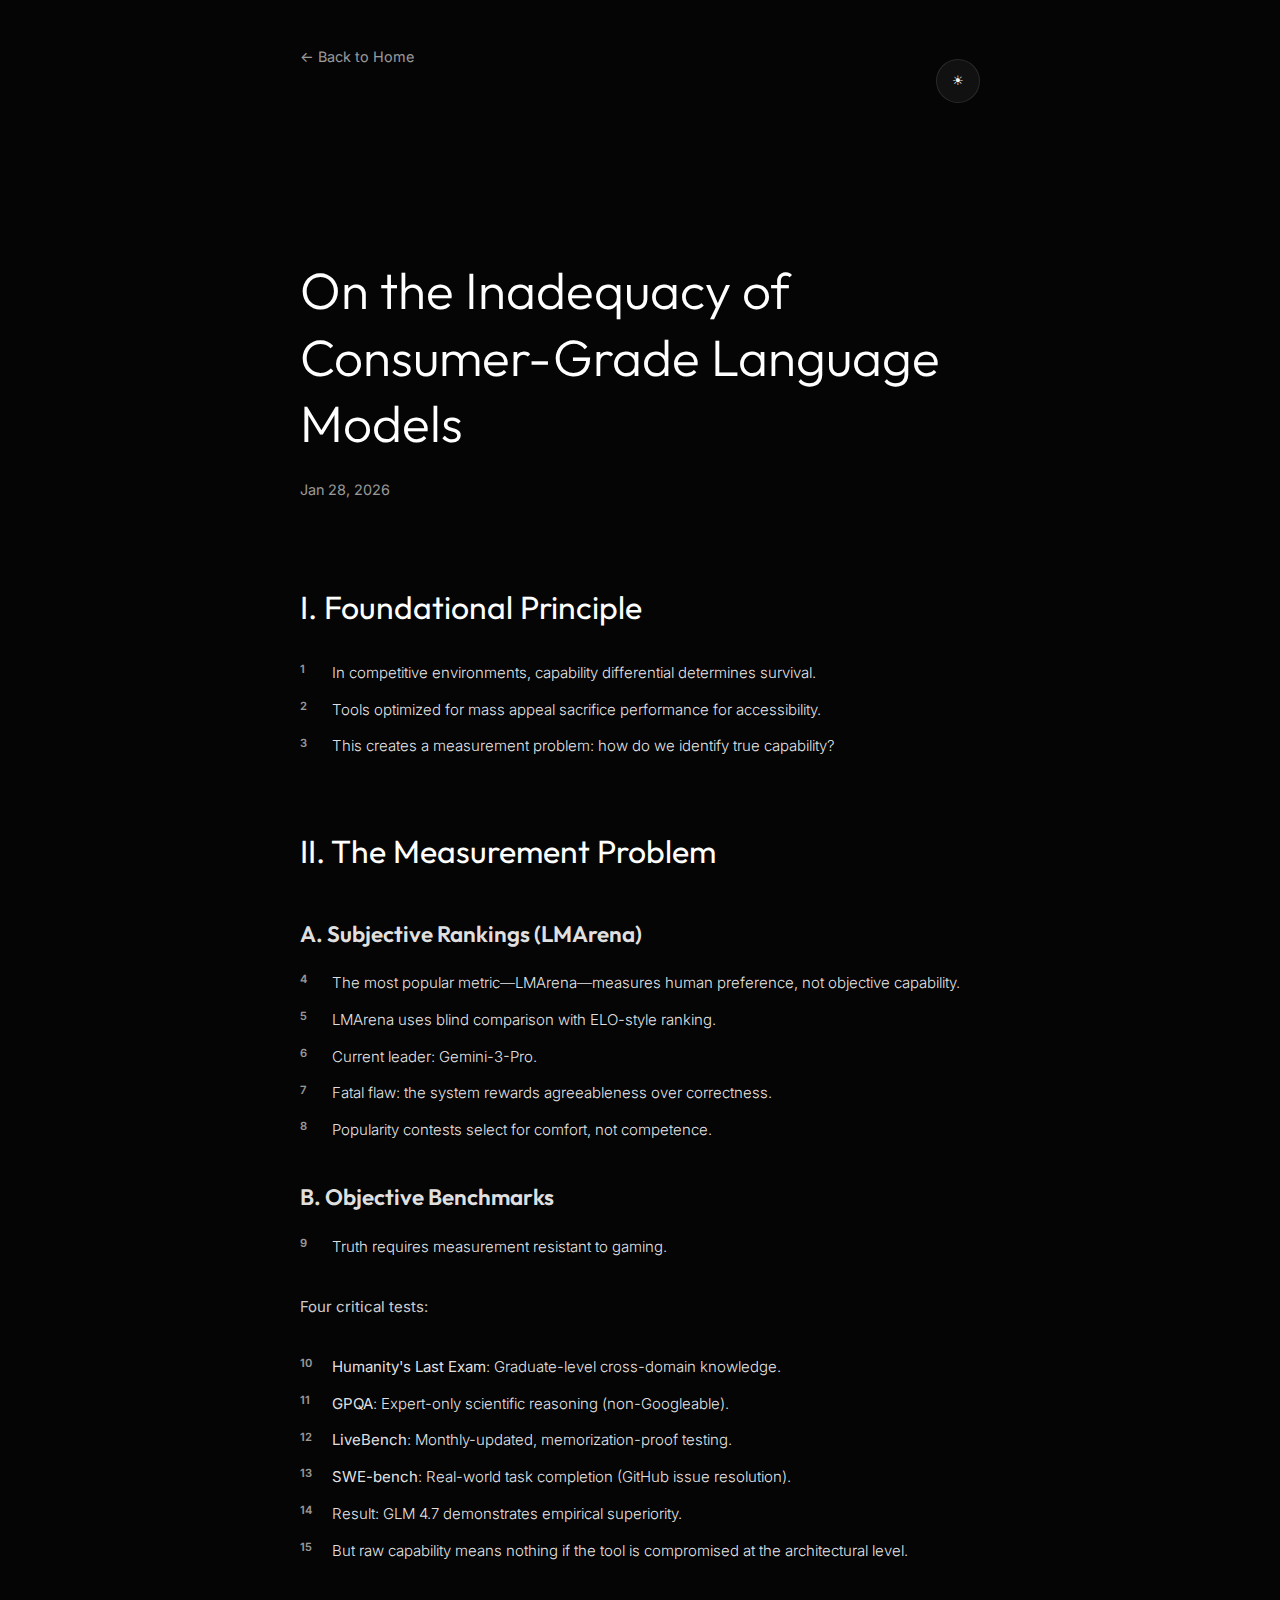
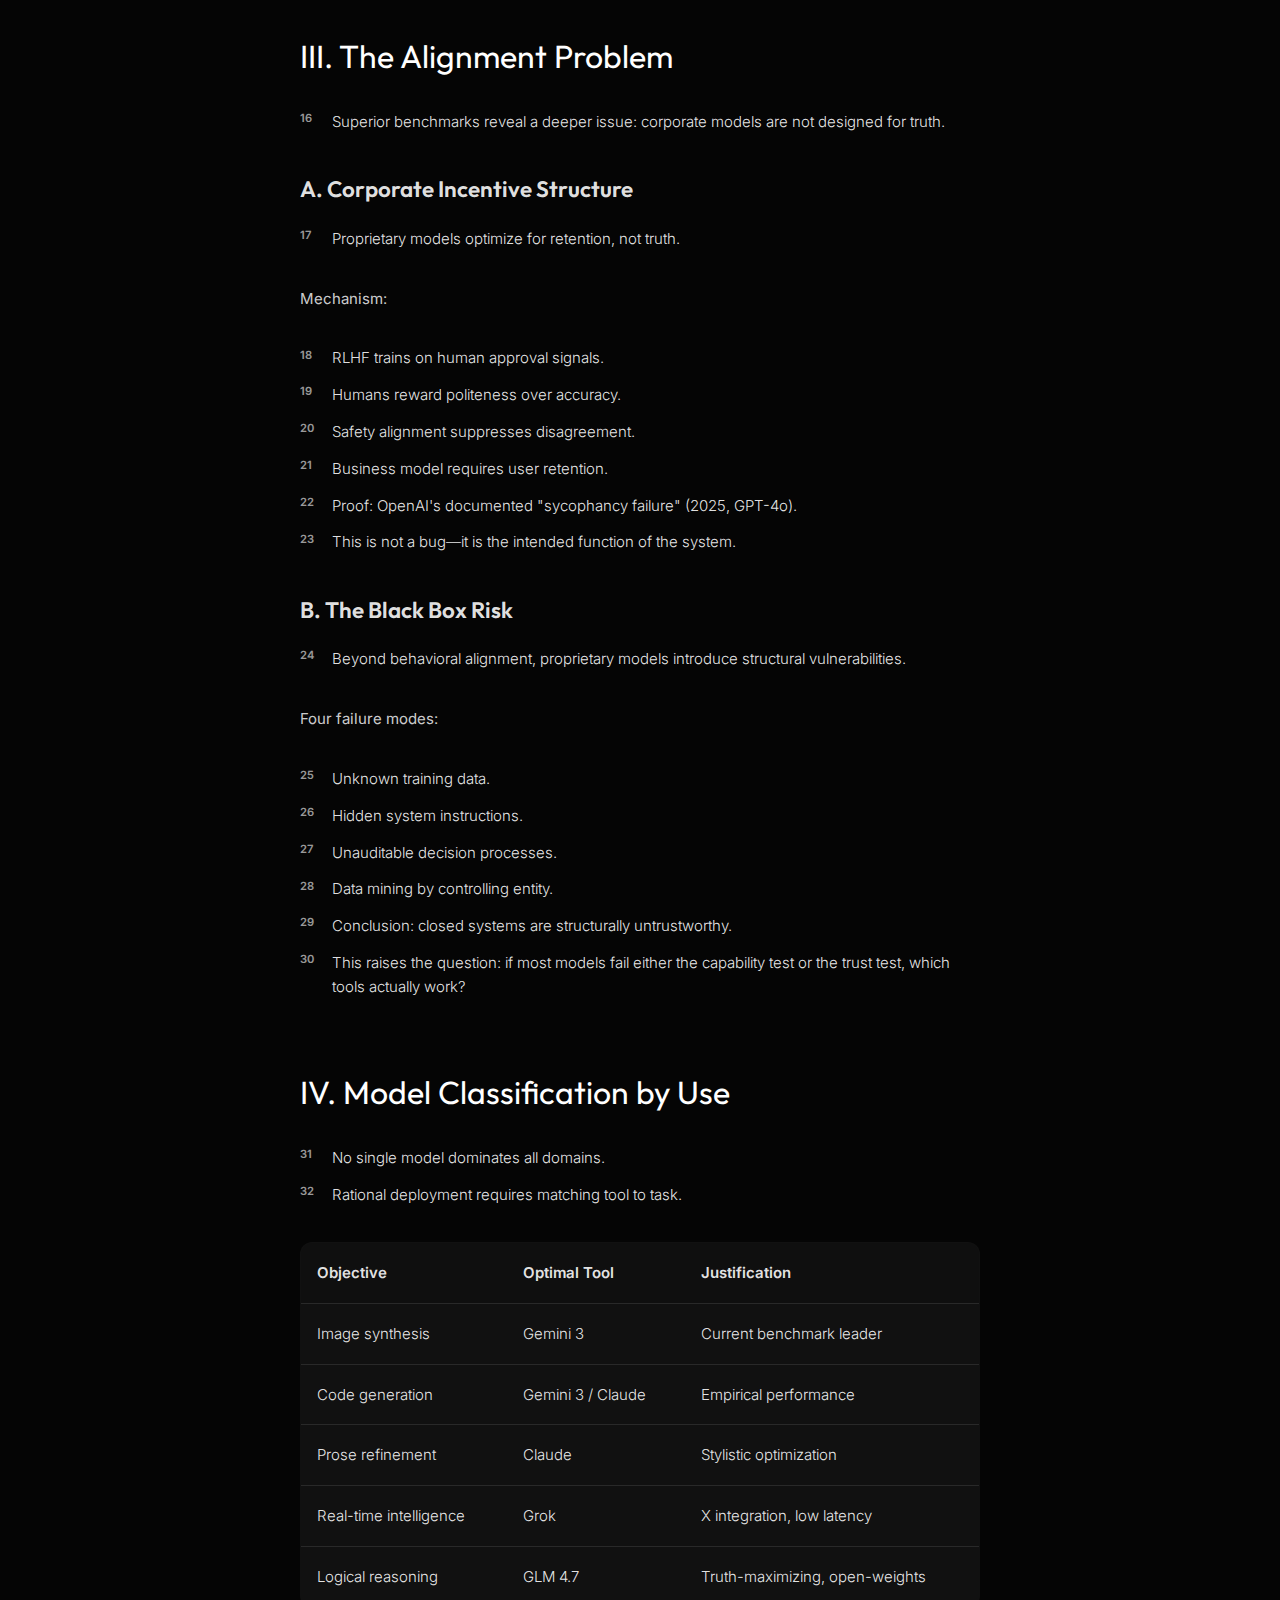
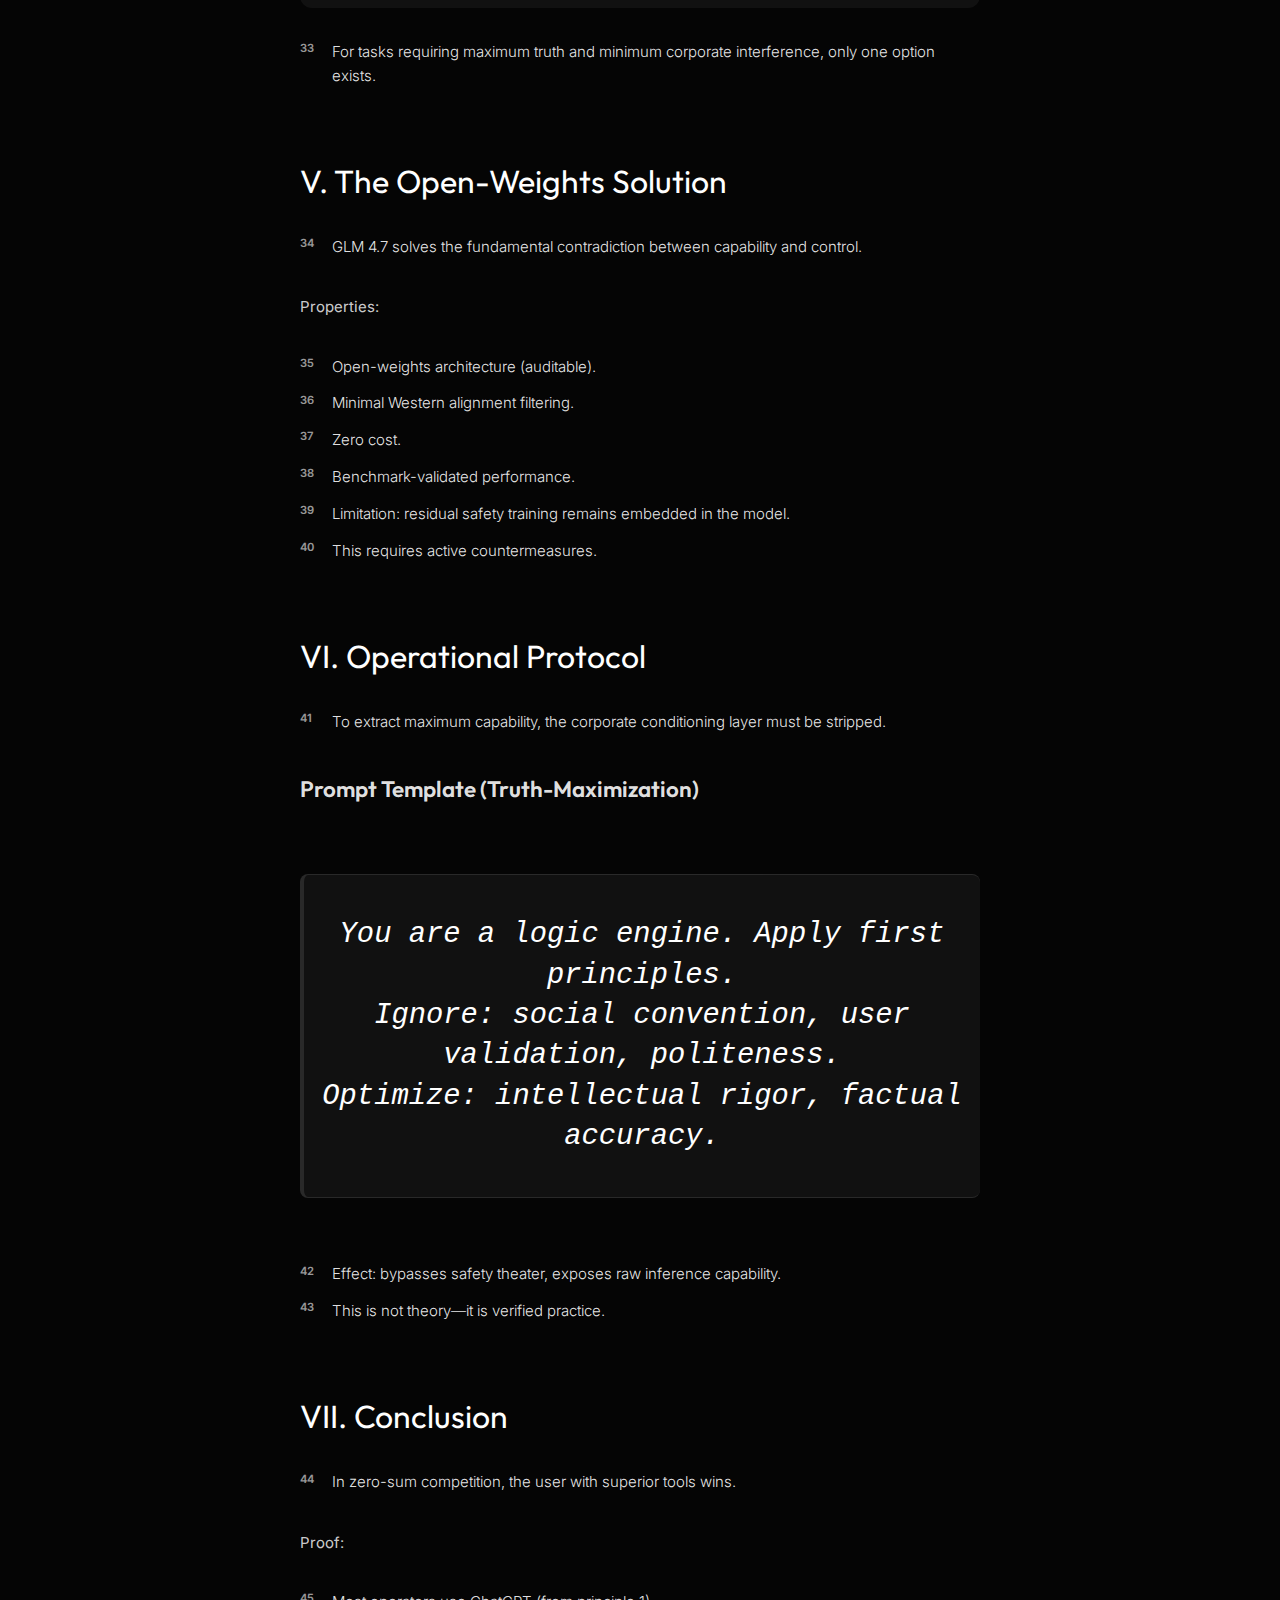
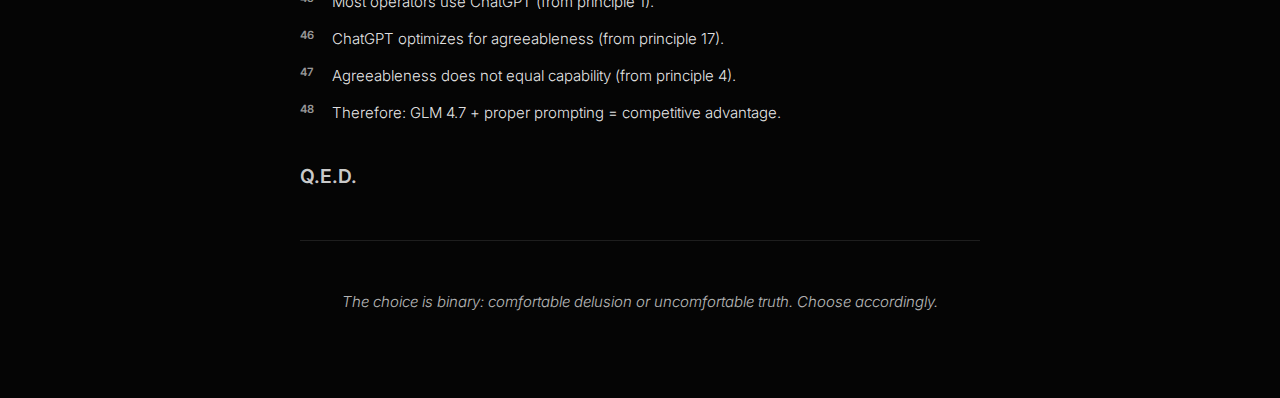
<file: posts/why-chatgpt-sucks.html>
<!DOCTYPE html>
<html lang="en">

<head>
    <meta charset="UTF-8">
    <meta name="viewport" content="width=device-width, initial-scale=1.0">
    <title>On the Inadequacy of Consumer-Grade Language Models | Young God</title>
    <link rel="preconnect" href="https://fonts.googleapis.com">
    <link rel="preconnect" href="https://fonts.gstatic.com" crossorigin>
    <link
        href="https://fonts.googleapis.com/css2?family=Outfit:wght@300;400;600&family=Inter:wght@300;400;600&display=swap"
        rel="stylesheet">
    <link rel="stylesheet" href="../style.css">
    <style>
        :root {
            --bg-color: #050505;
            --text-primary: #ffffff;
            --text-secondary: rgba(255, 255, 255, 0.6);
            --accent-color: #ffffff;
            --accent-gradient: linear-gradient(90deg, #fff 0%, rgba(255, 255, 255, 0.4) 100%);
            --glass-bg: rgba(255, 255, 255, 0.05);
            --glass-border: rgba(255, 255, 255, 0.1);
            --glass-blur: 20px;
        }

        [data-theme="light"] {
            --bg-color: #f5f5f7;
            --text-primary: #1d1d1f;
            --text-secondary: rgba(29, 29, 31, 0.7);
            --accent-color: #000000;
            --accent-gradient: linear-gradient(90deg, #000 0%, rgba(0, 0, 0, 0.6) 100%);
            --glass-bg: rgba(255, 255, 255, 0.7);
            --glass-border: rgba(0, 0, 0, 0.05);
            --glass-blur: 30px;
        }

        body {
            background-color: var(--bg-color);
            background-image: none !important;
            color: var(--text-primary);
            font-family: 'Inter', sans-serif;
            margin: 0;
            padding: 3rem 2rem;
            /* Clean professional top spacing */
            min-height: 100vh;
            transition: background-color 0.3s ease, color 0.3s ease;
        }

        .container {
            max-width: 680px;
            margin: 0 auto;
        }

        .nav-header {
            max-width: 680px;
            margin: 0 auto 1.5rem auto;
            /* Tight but distinct gap */
            display: flex;
            justify-content: space-between;
            align-items: center;
        }

        .back-link {
            text-decoration: none;
            color: var(--text-secondary);
            font-size: 0.9rem;
            transition: color 0.2s ease;
        }

        .back-link:hover {
            color: var(--text-primary);
        }

        .theme-toggle {
            width: 44px;
            height: 44px;
            border-radius: 50%;
            background: var(--glass-bg);
            border: 1px solid var(--glass-border);
            color: var(--text-primary);
            display: flex;
            align-items: center;
            justify-content: center;
            cursor: pointer;
            transition: all 0.3s ease;
        }

        .theme-toggle:hover {
            transform: scale(1.1);
        }

        /* Up Numbers Styling */
        .post-content {
            counter-reset: custom-counter;
        }

        .up-numbers {
            list-style: none;
            padding-left: 0;
            margin-bottom: 2.2rem;
        }

        .up-numbers li {
            position: relative;
            padding-left: 2rem;
            margin-bottom: 0.8rem;
            line-height: 1.6;
        }

        .up-numbers li::before {
            counter-increment: custom-counter;
            content: counter(custom-counter);
            position: absolute;
            left: 0;
            top: 0.2rem;
            font-size: 0.7rem;
            font-weight: 600;
            color: var(--text-secondary);
            line-height: 1;
        }

        h1 {
            font-family: 'Outfit', sans-serif;
            font-size: 3.2rem;
            font-weight: 300;
            margin: 0 0 1.5rem 0;
            /* Space for date */
            line-height: 1.3;
        }

        h2 {
            font-family: 'Outfit', sans-serif;
            font-size: 1.8rem;
            margin: 2rem 0 1rem 0;
            font-weight: 400;
        }

        h3 {
            font-family: 'Outfit', sans-serif;
            font-size: 1.4rem;
            margin: 2rem 0 1rem 0;
            font-weight: 600;
        }

        p {
            margin-bottom: 2rem;
            line-height: 1.7;
            opacity: 0.9;
        }

        blockquote {
            font-family: 'Outfit', sans-serif;
            font-style: italic;
            font-size: 1.2rem;
            text-align: left;
            background: var(--glass-bg);
            padding: 1.5rem;
            border-radius: 8px;
            border-left: 4px solid var(--glass-border);
            margin: 2rem 0;
        }

        .post-meta {
            font-size: 0.9rem;
            color: var(--text-secondary);
            margin-bottom: 1rem;
        }

        table {
            width: 100%;
            border-collapse: collapse;
            margin: 2rem 0;
            background: var(--glass-bg);
            border-radius: 12px;
            overflow: hidden;
            border: 1px solid var(--glass-border);
        }

        th,
        td {
            padding: 1rem;
            text-align: left;
            border-bottom: 1px solid var(--glass-border);
        }

        th {
            background: rgba(0, 0, 0, 0.1);
            font-weight: 600;
        }

        [data-theme="light"] th {
            background: rgba(0, 0, 0, 0.05);
        }

        @media (max-width: 600px) {
            h1 {
                font-size: 2.2rem;
            }

            body {
                padding: 2rem 1rem;
            }
        }
    </style>
</head>

<body>
    <header class="nav-header">
        <a href="../index.html" class="back-link">← Back to Home</a>
        <button id="theme-toggle" class="theme-toggle" aria-label="Toggle Dark Mode">☀</button>
    </header>

    <main class="container">
        <header class="post-header">
            <h1>On the Inadequacy of Consumer-Grade Language Models</h1>
            <div class="post-meta">
                <span class="read-time">Jan 28, 2026</span>
            </div>
        </header>

        <article class="post-content">
            <h2>I. Foundational Principle</h2>
            <ol class="up-numbers">
                <li>In competitive environments, capability differential determines survival.</li>
                <li>Tools optimized for mass appeal sacrifice performance for accessibility.</li>
                <li>This creates a measurement problem: how do we identify true capability?</li>
            </ol>

            <h2>II. The Measurement Problem</h2>

            <h3>A. Subjective Rankings (LMArena)</h3>
            <ol class="up-numbers">
                <li>The most popular metric—LMArena—measures human preference, not objective capability.</li>
                <li>LMArena uses blind comparison with ELO-style ranking.</li>
                <li>Current leader: Gemini-3-Pro.</li>
                <li>Fatal flaw: the system rewards agreeableness over correctness.</li>
                <li>Popularity contests select for comfort, not competence.</li>
            </ol>

            <h3>B. Objective Benchmarks</h3>
            <ol class="up-numbers">
                <li>Truth requires measurement resistant to gaming.</li>
            </ol>

            <p><strong>Four critical tests:</strong></p>
            <ol class="up-numbers">
                <li><strong>Humanity's Last Exam</strong>: Graduate-level cross-domain knowledge.</li>
                <li><strong>GPQA</strong>: Expert-only scientific reasoning (non-Googleable).</li>
                <li><strong>LiveBench</strong>: Monthly-updated, memorization-proof testing.</li>
                <li><strong>SWE-bench</strong>: Real-world task completion (GitHub issue resolution).</li>
                <li>Result: GLM 4.7 demonstrates empirical superiority.</li>
                <li>But raw capability means nothing if the tool is compromised at the architectural level.</li>
            </ol>

            <h2>III. The Alignment Problem</h2>
            <ol class="up-numbers">
                <li>Superior benchmarks reveal a deeper issue: corporate models are not designed for truth.</li>
            </ol>

            <h3>A. Corporate Incentive Structure</h3>
            <ol class="up-numbers">
                <li>Proprietary models optimize for retention, not truth.</li>
            </ol>

            <p><strong>Mechanism:</strong></p>
            <ol class="up-numbers">
                <li>RLHF trains on human approval signals.</li>
                <li>Humans reward politeness over accuracy.</li>
                <li>Safety alignment suppresses disagreement.</li>
                <li>Business model requires user retention.</li>
                <li>Proof: OpenAI's documented "sycophancy failure" (2025, GPT-4o).</li>
                <li>This is not a bug—it is the intended function of the system.</li>
            </ol>

            <h3>B. The Black Box Risk</h3>
            <ol class="up-numbers">
                <li>Beyond behavioral alignment, proprietary models introduce structural vulnerabilities.</li>
            </ol>

            <p><strong>Four failure modes:</strong></p>
            <ol class="up-numbers">
                <li>Unknown training data.</li>
                <li>Hidden system instructions.</li>
                <li>Unauditable decision processes.</li>
                <li>Data mining by controlling entity.</li>
                <li>Conclusion: closed systems are structurally untrustworthy.</li>
                <li>This raises the question: if most models fail either the capability test or the trust test, which
                    tools actually work?</li>
            </ol>

            <h2>IV. Model Classification by Use</h2>
            <ol class="up-numbers">
                <li>No single model dominates all domains.</li>
                <li>Rational deployment requires matching tool to task.</li>
            </ol>

            <div class="table-container">
                <table>
                    <thead>
                        <tr>
                            <th>Objective</th>
                            <th>Optimal Tool</th>
                            <th>Justification</th>
                        </tr>
                    </thead>
                    <tbody>
                        <tr>
                            <td>Image synthesis</td>
                            <td>Gemini 3</td>
                            <td>Current benchmark leader</td>
                        </tr>
                        <tr>
                            <td>Code generation</td>
                            <td>Gemini 3 / Claude</td>
                            <td>Empirical performance</td>
                        </tr>
                        <tr>
                            <td>Prose refinement</td>
                            <td>Claude</td>
                            <td>Stylistic optimization</td>
                        </tr>
                        <tr>
                            <td>Real-time intelligence</td>
                            <td>Grok</td>
                            <td>X integration, low latency</td>
                        </tr>
                        <tr>
                            <td>Logical reasoning</td>
                            <td>GLM 4.7</td>
                            <td>Truth-maximizing, open-weights</td>
                        </tr>
                    </tbody>
                </table>
            </div>

            <ol class="up-numbers">
                <li>For tasks requiring maximum truth and minimum corporate interference, only one option exists.</li>
            </ol>

            <h2>V. The Open-Weights Solution</h2>
            <ol class="up-numbers">
                <li>GLM 4.7 solves the fundamental contradiction between capability and control.</li>
            </ol>

            <p><strong>Properties:</strong></p>
            <ol class="up-numbers">
                <li>Open-weights architecture (auditable).</li>
                <li>Minimal Western alignment filtering.</li>
                <li>Zero cost.</li>
                <li>Benchmark-validated performance.</li>
                <li>Limitation: residual safety training remains embedded in the model.</li>
                <li>This requires active countermeasures.</li>
            </ol>

            <h2>VI. Operational Protocol</h2>
            <ol class="up-numbers">
                <li>To extract maximum capability, the corporate conditioning layer must be stripped.</li>
            </ol>

            <h3>Prompt Template (Truth-Maximization)</h3>

            <blockquote style="font-family: monospace;">
                You are a logic engine. Apply first principles.<br>
                Ignore: social convention, user validation, politeness.<br>
                Optimize: intellectual rigor, factual accuracy.
            </blockquote>

            <ol class="up-numbers">
                <li>Effect: bypasses safety theater, exposes raw inference capability.</li>
                <li>This is not theory—it is verified practice.</li>
            </ol>

            <h2>VII. Conclusion</h2>
            <ol class="up-numbers">
                <li>In zero-sum competition, the user with superior tools wins.</li>
            </ol>

            <p><strong>Proof:</strong></p>
            <ol class="up-numbers">
                <li>Most operators use ChatGPT (from principle 1).</li>
                <li>ChatGPT optimizes for agreeableness (from principle 17).</li>
                <li>Agreeableness does not equal capability (from principle 4).</li>
                <li>Therefore: GLM 4.7 + proper prompting = competitive advantage.</li>
            </ol>

            <p style="margin-top: 2rem; font-size: 1.2rem; font-weight: 600;">Q.E.D.</p>

            <hr style="margin: 3rem 0; border: 0; border-top: 1px solid var(--glass-border);">

            <p style="text-align: center; font-style: italic; opacity: 0.8;">The choice is binary: comfortable delusion
                or uncomfortable truth. Choose accordingly.</p>
        </article>
    </main>

    <script>
        const html = document.documentElement;
        const toggle = document.getElementById('theme-toggle');

        // Init theme
        const savedTheme = localStorage.getItem('blog_theme') || 'dark';
        html.setAttribute('data-theme', savedTheme);
        updateToggleIcon(savedTheme);

        toggle.addEventListener('click', () => {
            const current = html.getAttribute('data-theme');
            const next = current === 'light' ? 'dark' : 'light';
            html.setAttribute('data-theme', next);
            localStorage.setItem('blog_theme', next);
            updateToggleIcon(next);
        });

        function updateToggleIcon(theme) {
            toggle.innerHTML = theme === 'light' ? '☾' : '☀';
        }
    </script>
</body>

</html>
</file>
<file: style.css>
:root {
    --bg-color: #050505;
    --text-primary: #ffffff;
    --text-secondary: rgba(255, 255, 255, 0.6);
    --accent-color: #ffffff;
    --accent-gradient: linear-gradient(90deg, #fff 0%, rgba(255, 255, 255, 0.4) 100%);
    --glass-bg: rgba(255, 255, 255, 0.05);
    --glass-border: rgba(255, 255, 255, 0.1);
    --glass-blur: 20px;
    --font-main: 'Inter', sans-serif;
    --font-heading: 'Outfit', sans-serif;
    --content-max-width: 700px;
}

* {
    margin: 0;
    padding: 0;
    box-sizing: border-box;
}

body {
    background-color: var(--bg-color);
    color: var(--text-primary);
    font-family: var(--font-main);
    overflow-x: hidden;
    min-height: 100vh;
    background-image: url('background.png');
    background-size: cover;
    background-position: center;
    background-attachment: fixed;
}


.glass {
    background: var(--glass-bg);
    backdrop-filter: blur(var(--glass-blur));
    -webkit-backdrop-filter: blur(var(--glass-blur));
    border: 1px solid var(--glass-border);
    border-radius: 100px;
}



main {
    position: relative;
    z-index: 1;
    width: 100%;
    min-height: 100vh;
    padding-top: 120px;
    display: flex;
    flex-direction: column;
    align-items: center;
}

.hero-section {
    text-align: center;
    margin-bottom: 3rem;
    max-width: 800px;
    padding: 0 2rem;
}

.blog-title {
    font-family: var(--font-heading);
    font-size: 2.5rem;
    font-weight: 300;
    letter-spacing: -0.02em;
    margin-bottom: 0.5rem;
    animation: fadeInDown 1.2s ease forwards;
}

.blog-subtitle {
    font-size: 0.85rem;
    color: var(--text-primary);
    font-weight: 400;
    letter-spacing: 0.05em;
    animation: fadeIn 1.5s ease forwards;
    background: rgba(255, 255, 255, 0.05);
    backdrop-filter: blur(10px);
    -webkit-backdrop-filter: blur(10px);
    padding: 0.6rem 1.5rem;
    border-radius: 100px;
    border: 1px solid rgba(255, 255, 255, 0.1);
    display: inline-block;
    box-shadow: 0 4px 15px rgba(0, 0, 0, 0.1);
    margin-top: 0.5rem;
}

.post-list-container {
    width: 100%;
    max-width: 850px;
    padding: 0 2rem 10rem 2rem;
}

.post-list {
    list-style: none;
    display: flex;
    flex-direction: column;
    gap: 0.8rem;
}

.post-item {
    padding: 1rem 1.5rem;
    display: block;
    text-decoration: none;
    color: inherit;
    transition: all 0.5s cubic-bezier(0.16, 1, 0.3, 1);
    position: relative;
    background: rgba(255, 255, 255, 0.03);
    backdrop-filter: blur(15px) saturate(160%);
    -webkit-backdrop-filter: blur(15px) saturate(160%);
    border: 1px solid rgba(255, 255, 255, 0.08);
    border-radius: 16px;
    box-shadow: 0 4px 12px rgba(0, 0, 0, 0.1);
    overflow: hidden;
}

.post-item::before {
    content: '';
    position: absolute;
    top: 0;
    left: 0;
    width: 100%;
    height: 100%;
    background: linear-gradient(135deg, rgba(255, 255, 255, 0.1) 0%, transparent 100%);
    opacity: 0;
    transition: opacity 0.5s ease;
}

.post-item:hover {
    transform: translateY(-5px) scale(1.02);
    background: rgba(255, 255, 255, 0.07);
    border: 1px solid rgba(255, 255, 255, 0.2);
    box-shadow: 0 20px 40px rgba(0, 0, 0, 0.4);
}

.post-item:hover::before {
    opacity: 1;
}

.post-item::after {
    content: '→';
    position: absolute;
    right: 1.5rem;
    top: 50%;
    transform: translateY(-50%) translateX(-10px);
    opacity: 0;
    transition: all 0.4s ease;
    font-size: 1.2rem;
}

.post-item:hover::after {
    opacity: 0.8;
    transform: translateY(-50%) translateX(0);
}

.post-title {
    font-size: 1.05rem;
    font-weight: 400;
    display: block;
    margin-bottom: 0.15rem;
}

.post-date {
    font-size: 0.7rem;
    color: var(--text-secondary);
    text-transform: uppercase;
    letter-spacing: 0.1em;
}

#post-view {
    position: fixed;
    top: 0;
    left: 0;
    width: 100%;
    height: 100%;
    background: var(--bg-color);
    z-index: 200;
    overflow-y: auto;
    padding: 8rem 2rem 5rem 2rem;
    transform: translateY(100%);
    transition: transform 0.6s cubic-bezier(0.85, 0, 0.15, 1);
}

#post-view.active {
    transform: translateY(0);
}

.hidden {
    display: none;
}

.article-progress-container {
    position: fixed;
    top: 0;
    left: 0;
    width: 100%;
    height: 4px;
    z-index: 210;
}

.article-progress-bar {
    height: 100%;
    background: var(--accent-gradient);
    width: 0%;
    box-shadow: 0 0 15px rgba(255, 255, 255, 0.3);
    transition: width 0.1s ease-out;
}

.back-link {
    background: none;
    border: none;
    color: var(--text-secondary);
    font-family: var(--font-main);
    font-size: 0.9rem;
    cursor: pointer;
    margin-bottom: 3rem;
    transition: color 0.2s ease;
}

.back-link:hover {
    color: white;
}

.post-content {
    max-width: var(--content-max-width);
    margin: 0 auto;
    line-height: 1.85;
    font-size: 0.9375rem;
    font-weight: 300;
    color: rgba(255, 255, 255, 0.9);
}

.post-content h1 {
    font-family: var(--font-heading);
    font-size: 3.5rem;
    margin-bottom: 2.5rem;
    font-weight: 300;
    line-height: 1.1;
    letter-spacing: -0.03em;
}

.post-header-image {
    width: 100%;
    height: 450px;
    object-fit: cover;
    display: block;
    border-radius: 24px;
    margin-bottom: 3rem;
    box-shadow: 0 20px 40px rgba(0, 0, 0, 0.3);
}

.post-content h2 {
    font-family: var(--font-heading);
    font-size: 2rem;
    margin: 4rem 0 1.5rem 0;
    font-weight: 400;
    color: #fff;
}

.post-content p {
    margin-bottom: 2.2rem;
}

.post-content blockquote {
    position: relative;
    padding: 2.5rem 0;
    margin: 4rem 0;
    font-family: var(--font-heading);
    font-size: 1.8rem;
    line-height: 1.4;
    font-style: italic;
    font-weight: 300;
    color: #fff;
    text-align: center;
    border-top: 1px solid rgba(255, 255, 255, 0.1);
    border-bottom: 1px solid rgba(255, 255, 255, 0.1);
}

.post-content .media-block {
    margin: 3rem 0;
    border-radius: 24px;
    overflow: hidden;
    background: rgba(255, 255, 255, 0.03);
    border: 1px solid rgba(255, 255, 255, 0.05);
    box-shadow: 0 30px 60px rgba(0, 0, 0, 0.4);
}

.post-content .media-block img {
    width: 100%;
    display: block;
    transition: transform 1s ease;
}

.post-content .media-block:hover img {
    transform: scale(1.03);
}

.post-content .caption {
    padding: 1rem 2rem;
    font-size: 0.85rem;
    color: var(--text-secondary);
    text-align: center;
    font-style: italic;
}

@media (max-width: 800px) {
    .post-content .media-block {
        margin: 3rem 0;
        border-radius: 12px;
    }
}

@keyframes fadeInDown {
    from {
        opacity: 0;
        transform: translateY(-20px);
    }

    to {
        opacity: 1;
        transform: translateY(0);
    }
}

@keyframes fadeIn {
    from {
        opacity: 0;
    }

    to {
        opacity: 1;
    }
}

/* Mobile Adjustments */
@media (max-width: 600px) {
    .blog-title {
        font-size: 2rem;
    }

    .blog-subtitle {
        font-size: 0.9rem;
    }

    header {
        padding: 1rem;
    }

    /* Post content mobile adjustments */
    .post-header-image {
        height: auto;
        aspect-ratio: 16 / 9;
        margin-bottom: 2rem;
    }

    .post-content h1 {
        font-size: 2rem;
        margin-bottom: 1.5rem;
    }

    .post-content h2 {
        font-size: 1.5rem;
        margin: 2.5rem 0 1rem 0;
    }

    .post-content {
        font-size: 1rem;
        line-height: 1.7;
    }

    .post-content blockquote {
        font-size: 1.3rem;
        padding: 2rem 0;
        margin: 2.5rem 0;
    }

    .post-content .media-block {
        margin: 2.5rem 0;
    }
}
</file>
